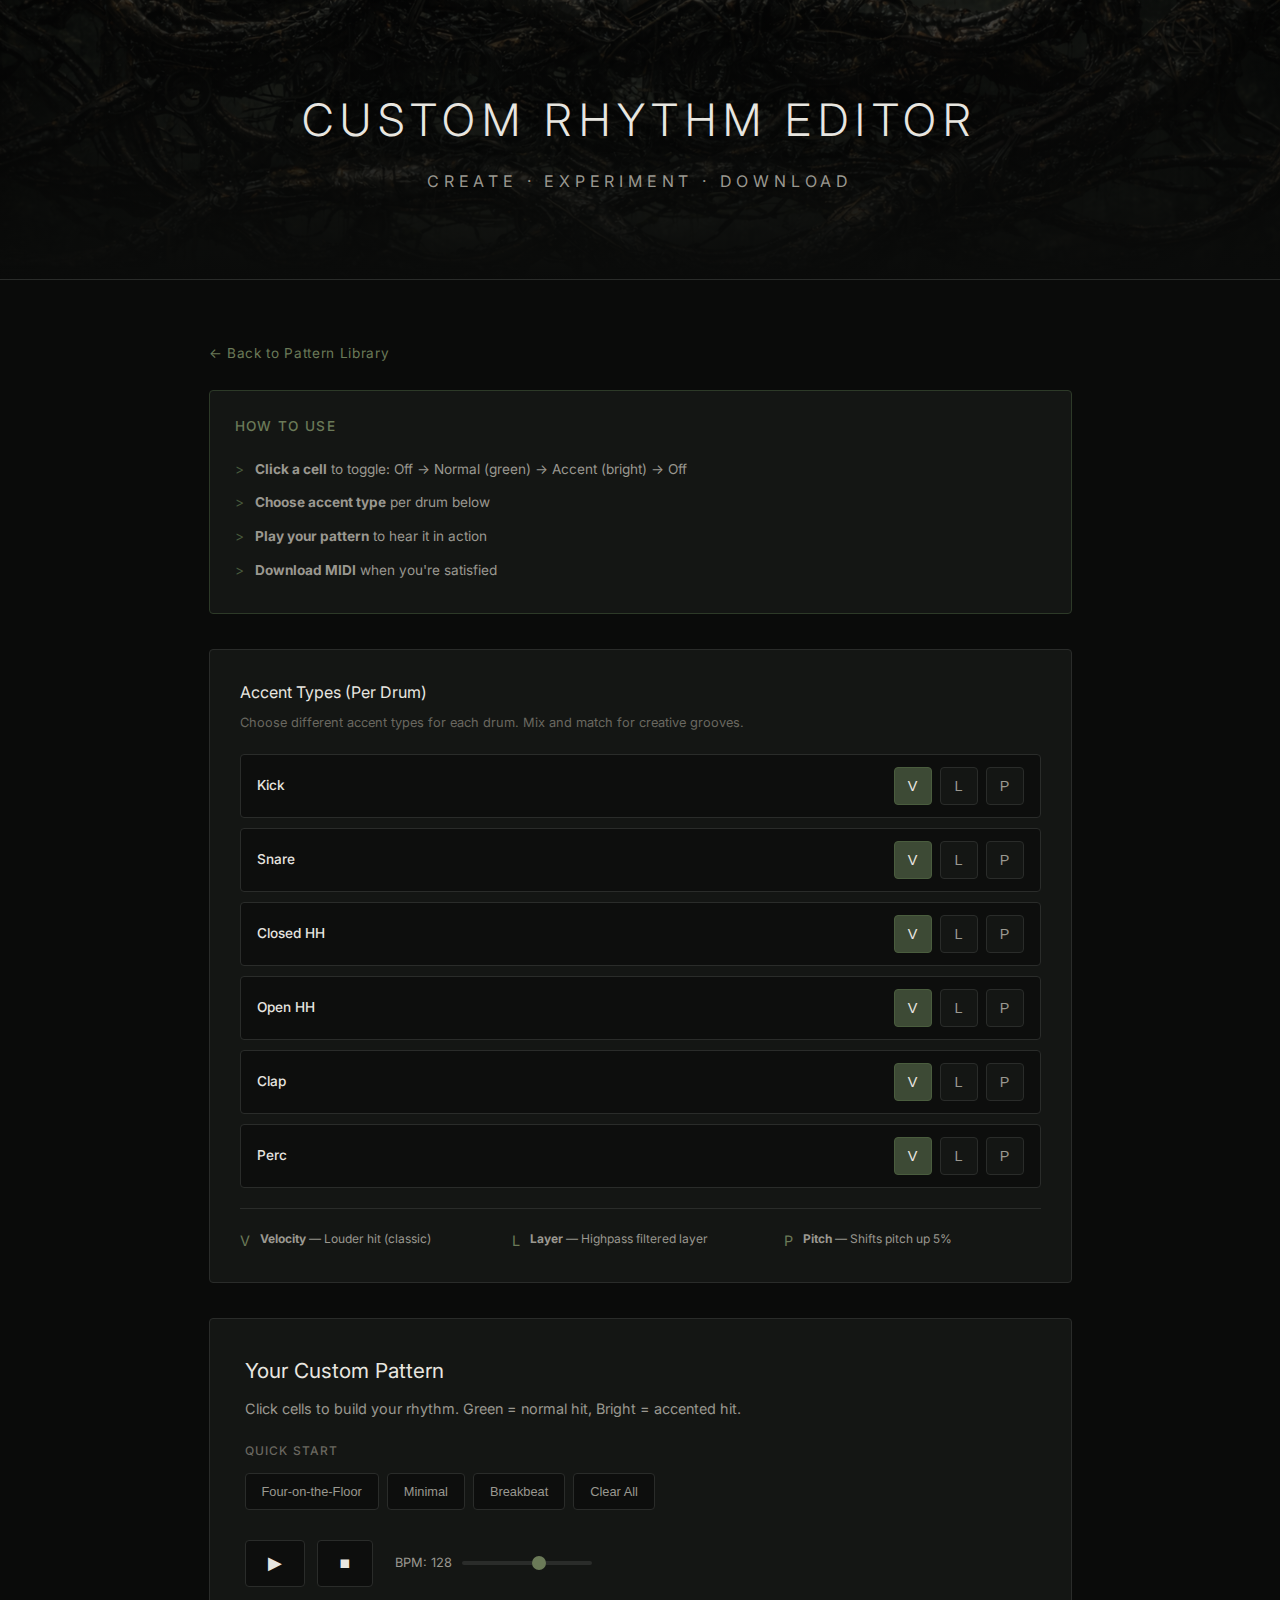
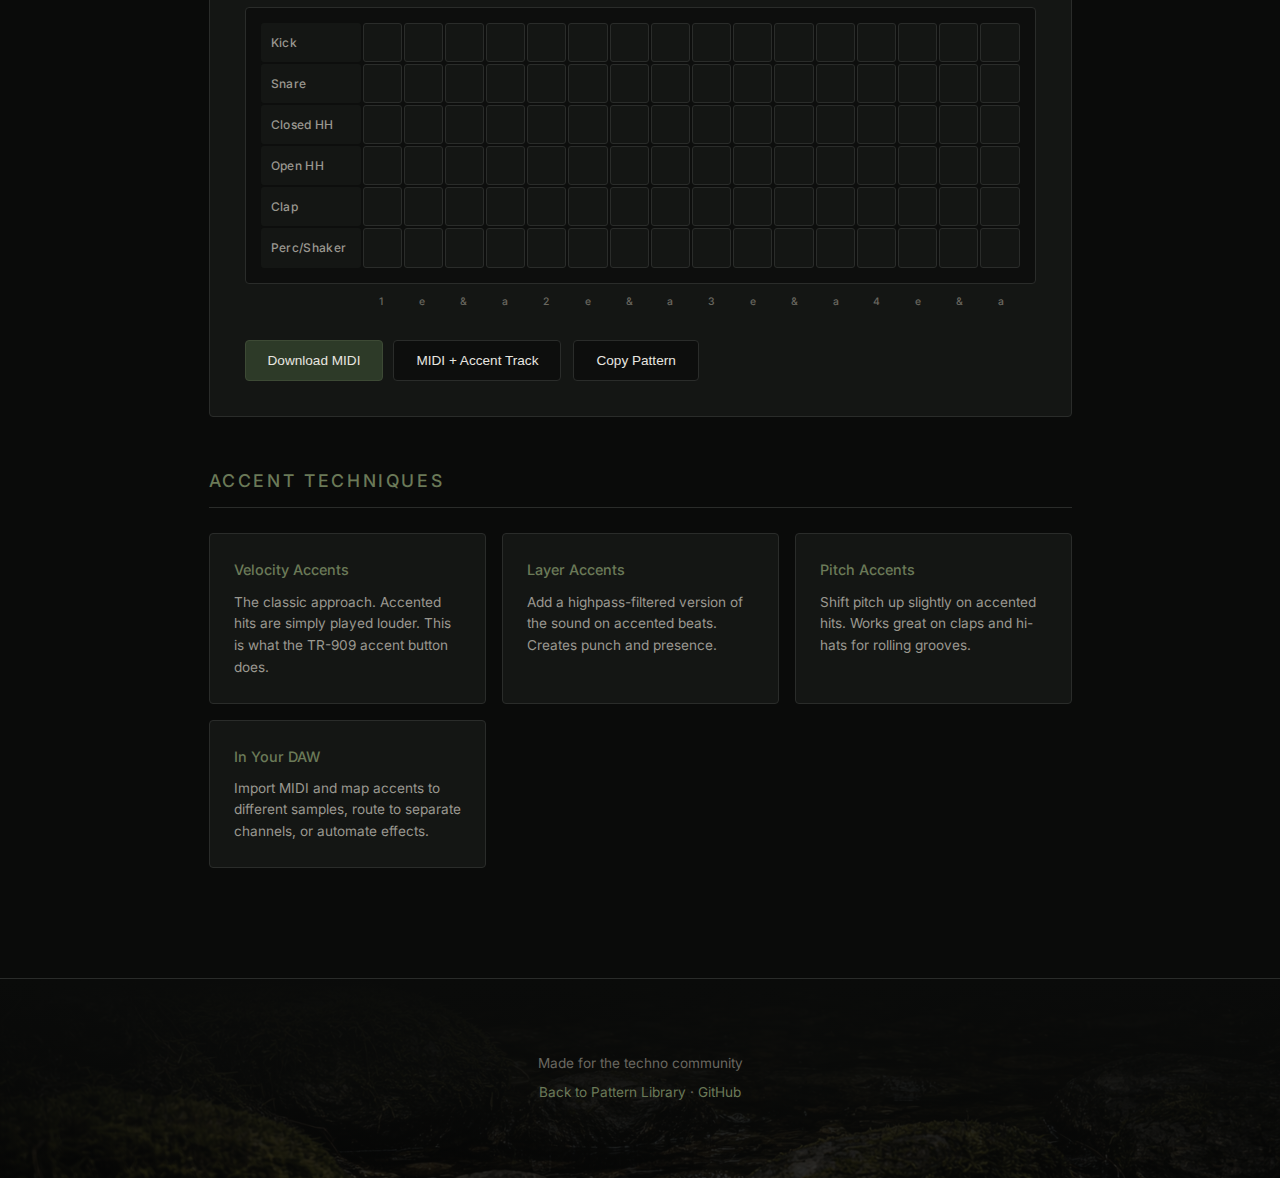
<file: custom-rhythm.html>
<!DOCTYPE html>
<html lang="en">
<head>
    <meta charset="UTF-8">
    <meta name="viewport" content="width=device-width, initial-scale=1.0">
    <title>Custom Rhythm Editor - Techno Rhythm Library</title>
    <meta name="description" content="Create and experiment with custom techno drum patterns. Interactive drum sequencer with accent control.">
    <link rel="preconnect" href="https://fonts.googleapis.com">
    <link rel="preconnect" href="https://fonts.gstatic.com" crossorigin>
    <link href="https://fonts.googleapis.com/css2?family=Inter:wght@300;400;500;600&display=swap" rel="stylesheet">
    <link rel="stylesheet" href="style.css">
    <style>
        /* Custom Editor Specific Styles */
        .editor-page .main-content {
            max-width: 1100px;
        }

        .back-link {
            display: inline-block;
            margin-bottom: 25px;
            color: var(--sage);
            text-decoration: none;
            font-size: 0.85rem;
            letter-spacing: 0.05em;
            transition: color 0.3s ease;
        }

        .back-link:hover {
            color: var(--text-primary);
        }

        .editor-header {
            margin-bottom: 40px;
        }

        .editor-header h1 {
            font-size: 1.8rem;
            font-weight: 300;
            letter-spacing: 0.1em;
            color: var(--text-primary);
            margin-bottom: 8px;
        }

        .editor-header p {
            color: var(--text-secondary);
            font-size: 0.9rem;
        }

        .editor-instructions {
            background: var(--bg-card);
            padding: 25px;
            border-radius: 4px;
            border: 1px solid var(--moss-dark);
            margin-bottom: 35px;
        }

        .editor-instructions h3 {
            color: var(--sage);
            font-size: 0.85rem;
            font-weight: 500;
            letter-spacing: 0.1em;
            text-transform: uppercase;
            margin-bottom: 15px;
        }

        .editor-instructions ul {
            list-style: none;
            padding: 0;
        }

        .editor-instructions li {
            padding: 6px 0;
            color: var(--text-secondary);
            font-size: 0.85rem;
            padding-left: 20px;
            position: relative;
        }

        .editor-instructions li::before {
            content: '>';
            position: absolute;
            left: 0;
            color: var(--moss-light);
        }

        .accent-controls {
            background: var(--bg-card);
            padding: 30px;
            border-radius: 4px;
            margin-bottom: 35px;
            border: 1px solid var(--border);
        }

        .accent-controls h3 {
            color: var(--text-primary);
            font-size: 1rem;
            font-weight: 400;
            margin-bottom: 8px;
        }

        .accent-controls > p {
            color: var(--text-muted);
            font-size: 0.8rem;
            margin-bottom: 20px;
        }

        .per-drum-accents {
            display: flex;
            flex-direction: column;
            gap: 10px;
        }

        .drum-accent-row {
            display: flex;
            align-items: center;
            justify-content: space-between;
            padding: 12px 16px;
            background: var(--bg-dark);
            border-radius: 4px;
            border: 1px solid var(--border);
        }

        .drum-accent-label {
            color: var(--text-primary);
            font-weight: 500;
            font-size: 0.85rem;
            min-width: 90px;
        }

        .accent-type-selector-small {
            display: flex;
            gap: 8px;
        }

        .accent-type-btn-small {
            width: 38px;
            height: 38px;
            display: flex;
            align-items: center;
            justify-content: center;
            background: var(--bg-card);
            border: 1px solid var(--border);
            border-radius: 4px;
            cursor: pointer;
            transition: all 0.2s ease;
            font-size: 0.9rem;
            color: var(--text-secondary);
        }

        .accent-type-btn-small:hover {
            border-color: var(--moss);
        }

        .accent-type-btn-small.active {
            background: var(--moss);
            border-color: var(--moss-light);
            color: var(--text-primary);
        }

        .accent-legend {
            margin-top: 20px;
            padding-top: 20px;
            border-top: 1px solid var(--border);
            display: grid;
            grid-template-columns: repeat(3, 1fr);
            gap: 15px;
        }

        @media (max-width: 600px) {
            .accent-legend {
                grid-template-columns: 1fr;
            }
        }

        .accent-legend-item {
            display: flex;
            align-items: flex-start;
            gap: 10px;
            font-size: 0.75rem;
            color: var(--text-secondary);
        }

        .accent-legend-item span:first-child {
            color: var(--sage);
            font-size: 0.9rem;
        }

        .preset-section {
            margin-bottom: 25px;
        }

        .preset-section h4 {
            color: var(--text-muted);
            font-size: 0.75rem;
            font-weight: 500;
            letter-spacing: 0.1em;
            text-transform: uppercase;
            margin-bottom: 12px;
        }

        .preset-patterns {
            display: flex;
            gap: 8px;
            flex-wrap: wrap;
        }

        .preset-btn {
            padding: 10px 16px;
            background: var(--bg-dark);
            border: 1px solid var(--border);
            color: var(--text-secondary);
            border-radius: 4px;
            cursor: pointer;
            font-size: 0.8rem;
            transition: all 0.3s ease;
        }

        .preset-btn:hover {
            border-color: var(--moss);
            color: var(--text-primary);
        }

        .drum-cell.editable {
            cursor: pointer;
        }

        .drum-cell.editable:hover {
            border-color: var(--moss-light);
            transform: scale(1.05);
        }
    </style>
</head>
<body class="editor-page">
    <div class="site-wrapper">

        <!-- HEADER -->
        <header class="site-header">
            <div class="header-bg"></div>
            <div class="header-overlay"></div>
            <div class="header-content">
                <h1 class="site-title">Custom Rhythm Editor</h1>
                <p class="site-subtitle">Create &middot; Experiment &middot; Download</p>
            </div>
        </header>

        <!-- MAIN LAYOUT -->
        <div class="main-layout" style="grid-template-columns: 1fr;">

            <!-- MAIN CONTENT -->
            <main class="main-content" style="max-width: 1100px; margin: 0 auto;">

                <a href="index.html" class="back-link">&larr; Back to Pattern Library</a>

                <!-- Instructions -->
                <div class="editor-instructions">
                    <h3>How to Use</h3>
                    <ul>
                        <li><strong>Click a cell</strong> to toggle: Off &rarr; Normal (green) &rarr; Accent (bright) &rarr; Off</li>
                        <li><strong>Choose accent type</strong> per drum below</li>
                        <li><strong>Play your pattern</strong> to hear it in action</li>
                        <li><strong>Download MIDI</strong> when you're satisfied</li>
                    </ul>
                </div>

                <!-- Accent Type Selector -->
                <div class="accent-controls">
                    <h3>Accent Types (Per Drum)</h3>
                    <p>Choose different accent types for each drum. Mix and match for creative grooves.</p>

                    <div class="per-drum-accents">
                        <div class="drum-accent-row">
                            <span class="drum-accent-label">Kick</span>
                            <div class="accent-type-selector-small">
                                <button class="accent-type-btn-small active" data-drum="0" data-type="velocity" title="Velocity">V</button>
                                <button class="accent-type-btn-small" data-drum="0" data-type="layer" title="Layer">L</button>
                                <button class="accent-type-btn-small" data-drum="0" data-type="pitch" title="Pitch">P</button>
                            </div>
                        </div>

                        <div class="drum-accent-row">
                            <span class="drum-accent-label">Snare</span>
                            <div class="accent-type-selector-small">
                                <button class="accent-type-btn-small active" data-drum="1" data-type="velocity" title="Velocity">V</button>
                                <button class="accent-type-btn-small" data-drum="1" data-type="layer" title="Layer">L</button>
                                <button class="accent-type-btn-small" data-drum="1" data-type="pitch" title="Pitch">P</button>
                            </div>
                        </div>

                        <div class="drum-accent-row">
                            <span class="drum-accent-label">Closed HH</span>
                            <div class="accent-type-selector-small">
                                <button class="accent-type-btn-small active" data-drum="2" data-type="velocity" title="Velocity">V</button>
                                <button class="accent-type-btn-small" data-drum="2" data-type="layer" title="Layer">L</button>
                                <button class="accent-type-btn-small" data-drum="2" data-type="pitch" title="Pitch">P</button>
                            </div>
                        </div>

                        <div class="drum-accent-row">
                            <span class="drum-accent-label">Open HH</span>
                            <div class="accent-type-selector-small">
                                <button class="accent-type-btn-small active" data-drum="3" data-type="velocity" title="Velocity">V</button>
                                <button class="accent-type-btn-small" data-drum="3" data-type="layer" title="Layer">L</button>
                                <button class="accent-type-btn-small" data-drum="3" data-type="pitch" title="Pitch">P</button>
                            </div>
                        </div>

                        <div class="drum-accent-row">
                            <span class="drum-accent-label">Clap</span>
                            <div class="accent-type-selector-small">
                                <button class="accent-type-btn-small active" data-drum="4" data-type="velocity" title="Velocity">V</button>
                                <button class="accent-type-btn-small" data-drum="4" data-type="layer" title="Layer">L</button>
                                <button class="accent-type-btn-small" data-drum="4" data-type="pitch" title="Pitch">P</button>
                            </div>
                        </div>

                        <div class="drum-accent-row">
                            <span class="drum-accent-label">Perc</span>
                            <div class="accent-type-selector-small">
                                <button class="accent-type-btn-small active" data-drum="5" data-type="velocity" title="Velocity">V</button>
                                <button class="accent-type-btn-small" data-drum="5" data-type="layer" title="Layer">L</button>
                                <button class="accent-type-btn-small" data-drum="5" data-type="pitch" title="Pitch">P</button>
                            </div>
                        </div>
                    </div>

                    <div class="accent-legend">
                        <div class="accent-legend-item">
                            <span>V</span>
                            <span><strong>Velocity</strong> &mdash; Louder hit (classic)</span>
                        </div>
                        <div class="accent-legend-item">
                            <span>L</span>
                            <span><strong>Layer</strong> &mdash; Highpass filtered layer</span>
                        </div>
                        <div class="accent-legend-item">
                            <span>P</span>
                            <span><strong>Pitch</strong> &mdash; Shifts pitch up 5%</span>
                        </div>
                    </div>
                </div>

                <!-- Pattern Editor -->
                <section class="pattern-display">
                    <div class="pattern-info">
                        <h3>Your Custom Pattern</h3>
                        <p class="pattern-description">
                            Click cells to build your rhythm. Green = normal hit, Bright = accented hit.
                        </p>
                    </div>

                    <!-- Quick Presets -->
                    <div class="preset-section">
                        <h4>Quick Start</h4>
                        <div class="preset-patterns">
                            <button class="preset-btn" data-preset="fourOnFloor">Four-on-the-Floor</button>
                            <button class="preset-btn" data-preset="minimal">Minimal</button>
                            <button class="preset-btn" data-preset="breakbeat">Breakbeat</button>
                            <button class="preset-btn" data-preset="clear">Clear All</button>
                        </div>
                    </div>

                    <!-- Drum Grid -->
                    <div class="grid-container">
                        <div class="grid-header">
                            <div class="transport-controls">
                                <button id="playBtn" class="control-btn play-btn">
                                    <span class="play-icon">&#9654;</span>
                                    <span class="pause-icon" style="display:none;">&#10074;&#10074;</span>
                                </button>
                                <button id="stopBtn" class="control-btn">&#9632;</button>
                                <div class="bpm-control">
                                    <label for="bpmSlider">BPM: <span id="bpmValue">128</span></label>
                                    <input type="range" id="bpmSlider" min="80" max="160" value="128" step="1">
                                </div>
                            </div>
                        </div>

                        <div class="drum-grid" id="customDrumGrid">
                            <!-- Grid generated dynamically -->
                        </div>

                        <div class="beat-labels">
                            <div class="beat-label"></div>
                            <div class="beat-label">1</div>
                            <div class="beat-label">e</div>
                            <div class="beat-label">&amp;</div>
                            <div class="beat-label">a</div>
                            <div class="beat-label">2</div>
                            <div class="beat-label">e</div>
                            <div class="beat-label">&amp;</div>
                            <div class="beat-label">a</div>
                            <div class="beat-label">3</div>
                            <div class="beat-label">e</div>
                            <div class="beat-label">&amp;</div>
                            <div class="beat-label">a</div>
                            <div class="beat-label">4</div>
                            <div class="beat-label">e</div>
                            <div class="beat-label">&amp;</div>
                            <div class="beat-label">a</div>
                        </div>
                    </div>

                    <!-- Action Buttons -->
                    <div class="action-buttons">
                        <div class="download-group">
                            <button id="downloadMidiBtn" class="action-btn primary">
                                Download MIDI
                            </button>
                            <button id="downloadMidiAccentsBtn" class="action-btn">
                                MIDI + Accent Track
                            </button>
                        </div>
                        <button id="copyPatternBtn" class="action-btn">
                            Copy Pattern
                        </button>
                    </div>
                </section>

                <!-- Educational Section -->
                <section class="education-section">
                    <h2 class="section-title">Accent Techniques</h2>
                    <div class="info-cards">
                        <div class="info-card">
                            <h4>Velocity Accents</h4>
                            <p>The classic approach. Accented hits are simply played louder. This is what the TR-909 accent button does.</p>
                        </div>
                        <div class="info-card">
                            <h4>Layer Accents</h4>
                            <p>Add a highpass-filtered version of the sound on accented beats. Creates punch and presence.</p>
                        </div>
                        <div class="info-card">
                            <h4>Pitch Accents</h4>
                            <p>Shift pitch up slightly on accented hits. Works great on claps and hi-hats for rolling grooves.</p>
                        </div>
                        <div class="info-card">
                            <h4>In Your DAW</h4>
                            <p>Import MIDI and map accents to different samples, route to separate channels, or automate effects.</p>
                        </div>
                    </div>
                </section>

            </main>

        </div>

        <!-- FOOTER -->
        <footer class="site-footer">
            <div class="footer-bg"></div>
            <div class="footer-overlay"></div>
            <div class="footer-content">
                <p>Made for the techno community</p>
                <p><a href="index.html">Back to Pattern Library</a> &middot; <a href="https://github.com/BenjaminSchaar/techno-rhythm-tool" target="_blank">GitHub</a></p>
            </div>
        </footer>

    </div>

    <!-- Scripts -->
    <script src="patterns.js"></script>
    <script src="midi-generator.js"></script>
    <script src="audio-engine.js"></script>
    <script src="custom-editor.js"></script>
</body>
</html>
</file>
<file: style.css>
/* ============================================
   TECHNO RHYTHM LIBRARY - Organic Dark Theme
   Inspired by: moss, stone, vines, forest depth
   ============================================ */

/* Reset & Base */
* {
    margin: 0;
    padding: 0;
    box-sizing: border-box;
}

:root {
    /* Core Colors - Organic Dark */
    --bg-deep: #0a0b0a;
    --bg-dark: #0d0e0d;
    --bg-card: #141614;
    --bg-elevated: #1a1c1a;

    /* Moss & Forest Greens */
    --moss-dark: #2d3a28;
    --moss: #3d4a35;
    --moss-light: #4a5d3e;
    --fern: #5a6b4a;
    --sage: #6b7a58;

    /* Stone & Metal */
    --stone-dark: #2a2a28;
    --stone: #3a3a38;
    --stone-light: #4a4a48;
    --metal: #5a5a58;

    /* Text */
    --text-primary: #e8e6e0;
    --text-secondary: #9a9890;
    --text-muted: #6a6860;

    /* Accents */
    --accent: #7a8a62;
    --accent-glow: rgba(122, 138, 98, 0.3);
    --highlight: #8a9a70;

    /* Borders */
    --border: #2a2c2a;
    --border-light: #3a3c3a;

    /* Shadows */
    --shadow: rgba(0, 0, 0, 0.4);
    --shadow-lg: rgba(0, 0, 0, 0.6);
}

body {
    font-family: 'Inter', -apple-system, BlinkMacSystemFont, 'Segoe UI', sans-serif;
    background: var(--bg-deep);
    color: var(--text-primary);
    line-height: 1.6;
    overflow-x: hidden;
}

/* ============================================
   LAYOUT STRUCTURE
   ============================================ */

.site-wrapper {
    display: flex;
    flex-direction: column;
    min-height: 100vh;
}

/* HEADER */
.site-header {
    position: relative;
    height: 280px;
    overflow: hidden;
    border-bottom: 1px solid var(--border);
}

.header-bg {
    position: absolute;
    inset: 0;
    background-image: url('media/top.png');
    background-size: cover;
    background-position: center;
    filter: brightness(0.4) saturate(0.8);
}

.header-overlay {
    position: absolute;
    inset: 0;
    background: linear-gradient(
        to bottom,
        rgba(10, 11, 10, 0.3) 0%,
        rgba(10, 11, 10, 0.7) 70%,
        var(--bg-deep) 100%
    );
}

.header-content {
    position: relative;
    z-index: 1;
    height: 100%;
    display: flex;
    flex-direction: column;
    justify-content: center;
    align-items: center;
    text-align: center;
    padding: 40px 20px;
}

.site-title {
    font-size: 2.8rem;
    font-weight: 300;
    letter-spacing: 0.15em;
    text-transform: uppercase;
    color: var(--text-primary);
    margin-bottom: 12px;
    text-shadow: 0 2px 20px var(--shadow);
}

.site-subtitle {
    font-size: 1rem;
    font-weight: 400;
    letter-spacing: 0.3em;
    text-transform: uppercase;
    color: var(--text-secondary);
}

/* MAIN LAYOUT - Content + Sidebar */
.main-layout {
    display: grid;
    grid-template-columns: 1fr 300px;
    gap: 0;
    flex: 1;
}

@media (max-width: 1100px) {
    .main-layout {
        grid-template-columns: 1fr;
    }
}

/* MAIN CONTENT */
.main-content {
    padding: 60px 50px;
    max-width: 1000px;
}

@media (max-width: 768px) {
    .main-content {
        padding: 40px 20px;
    }
}

/* SIDEBAR */
.sidebar {
    position: relative;
    border-left: 1px solid var(--border);
    overflow: hidden;
}

.sidebar-bg {
    position: absolute;
    inset: 0;
    background-image: url('media/side_mid.png');
    background-size: cover;
    background-position: center;
    filter: brightness(0.35) saturate(0.7);
}

.sidebar-overlay {
    position: absolute;
    inset: 0;
    background: linear-gradient(
        to right,
        var(--bg-deep) 0%,
        rgba(10, 11, 10, 0.85) 30%,
        rgba(10, 11, 10, 0.7) 100%
    );
}

.sidebar-content {
    position: relative;
    z-index: 1;
    padding: 40px 30px;
}

@media (max-width: 1100px) {
    .sidebar {
        border-left: none;
        border-top: 1px solid var(--border);
    }

    .sidebar-overlay {
        background: linear-gradient(
            to bottom,
            var(--bg-deep) 0%,
            rgba(10, 11, 10, 0.85) 30%,
            rgba(10, 11, 10, 0.7) 100%
        );
    }
}

/* FOOTER */
.site-footer {
    position: relative;
    height: 200px;
    overflow: hidden;
    border-top: 1px solid var(--border);
}

.footer-bg {
    position: absolute;
    inset: 0;
    background-image: url('media/bottom.png');
    background-size: cover;
    background-position: center;
    filter: brightness(0.35) saturate(0.7);
}

.footer-overlay {
    position: absolute;
    inset: 0;
    background: linear-gradient(
        to top,
        rgba(10, 11, 10, 0.5) 0%,
        rgba(10, 11, 10, 0.8) 50%,
        var(--bg-deep) 100%
    );
}

.footer-content {
    position: relative;
    z-index: 1;
    height: 100%;
    display: flex;
    flex-direction: column;
    justify-content: center;
    align-items: center;
    text-align: center;
    padding: 30px 20px;
}

.footer-content p {
    color: var(--text-muted);
    font-size: 0.85rem;
    margin: 4px 0;
}

.footer-content a {
    color: var(--sage);
    text-decoration: none;
    transition: color 0.3s ease;
}

.footer-content a:hover {
    color: var(--text-primary);
}

/* ============================================
   SECTIONS & COMPONENTS
   ============================================ */

/* Section Styling */
.section {
    margin-bottom: 60px;
}

.section-title {
    font-size: 1.1rem;
    font-weight: 500;
    letter-spacing: 0.15em;
    text-transform: uppercase;
    color: var(--sage);
    margin-bottom: 25px;
    padding-bottom: 12px;
    border-bottom: 1px solid var(--border);
}

/* Premium Showcase */
.premium-showcase {
    background: var(--bg-card);
    border: 1px solid var(--border);
    border-radius: 4px;
    padding: 40px;
    margin-bottom: 50px;
}

.showcase-header {
    margin-bottom: 30px;
}

.showcase-header h2 {
    font-size: 1.4rem;
    font-weight: 400;
    color: var(--text-primary);
    margin-bottom: 8px;
}

.showcase-header p {
    color: var(--text-secondary);
    font-size: 0.95rem;
}

.showcase-grid {
    display: grid;
    grid-template-columns: 1fr 1fr;
    gap: 40px;
}

@media (max-width: 800px) {
    .showcase-grid {
        grid-template-columns: 1fr;
    }
}

.feature-list {
    display: flex;
    flex-direction: column;
    gap: 16px;
}

.feature-item {
    display: flex;
    align-items: flex-start;
    gap: 14px;
    padding: 16px;
    background: var(--bg-dark);
    border: 1px solid var(--border);
    border-radius: 4px;
}

.feature-icon {
    width: 36px;
    height: 36px;
    display: flex;
    align-items: center;
    justify-content: center;
    background: var(--moss-dark);
    border-radius: 4px;
    color: var(--sage);
    font-size: 1rem;
    flex-shrink: 0;
}

.feature-text strong {
    display: block;
    color: var(--text-primary);
    font-size: 0.9rem;
    margin-bottom: 4px;
}

.feature-text p {
    color: var(--text-muted);
    font-size: 0.8rem;
    margin: 0;
    line-height: 1.5;
}

/* Audio Player */
.audio-section {
    background: var(--bg-dark);
    border: 1px solid var(--border);
    border-radius: 4px;
    padding: 30px;
}

.audio-section h3 {
    font-size: 0.85rem;
    font-weight: 500;
    letter-spacing: 0.1em;
    text-transform: uppercase;
    color: var(--text-secondary);
    margin-bottom: 20px;
}

.audio-player-container {
    margin-bottom: 25px;
}

.waveform-placeholder {
    background: var(--bg-deep);
    border: 1px solid var(--border);
    border-radius: 4px;
    margin-bottom: 15px;
    min-height: 80px;
    display: flex;
    align-items: center;
    justify-content: center;
    overflow: hidden;
}

.waveform-img {
    width: 100%;
    height: auto;
    opacity: 0.7;
}

.audio-player {
    width: 100%;
    height: 36px;
    border-radius: 4px;
    background: var(--bg-card);
}

/* Buy Button */
.buy-btn {
    display: flex;
    align-items: center;
    justify-content: center;
    gap: 14px;
    width: 100%;
    padding: 18px 24px;
    background: var(--moss-dark);
    border: 1px solid var(--moss);
    border-radius: 4px;
    color: var(--text-primary);
    text-decoration: none;
    transition: all 0.3s ease;
}

.buy-btn:hover {
    background: var(--moss);
    border-color: var(--moss-light);
}

.buy-icon {
    font-size: 1.4rem;
}

.buy-text {
    display: flex;
    flex-direction: column;
    align-items: flex-start;
    gap: 2px;
}

.buy-text strong {
    font-size: 0.95rem;
    font-weight: 500;
}

.buy-text small {
    font-size: 0.75rem;
    color: var(--text-secondary);
}

.buy-note {
    text-align: center;
    margin-top: 14px;
    font-size: 0.75rem;
    color: var(--text-muted);
}

.showcase-divider {
    margin-top: 35px;
    padding-top: 25px;
    border-top: 1px solid var(--border);
    text-align: center;
}

.showcase-divider p {
    color: var(--text-muted);
    font-size: 0.85rem;
}

/* Custom Editor CTA */
.editor-cta {
    background: var(--bg-card);
    border: 1px solid var(--moss-dark);
    border-radius: 4px;
    padding: 35px;
    margin-bottom: 50px;
}

.cta-grid {
    display: grid;
    grid-template-columns: 1fr auto;
    gap: 30px;
    align-items: center;
}

@media (max-width: 700px) {
    .cta-grid {
        grid-template-columns: 1fr;
    }
}

.cta-text h2 {
    font-size: 1.2rem;
    font-weight: 400;
    color: var(--text-primary);
    margin-bottom: 10px;
}

.cta-text p {
    color: var(--text-secondary);
    font-size: 0.9rem;
    margin-bottom: 16px;
}

.cta-features {
    list-style: none;
    display: flex;
    flex-wrap: wrap;
    gap: 8px;
}

.cta-features li {
    padding: 6px 12px;
    background: var(--bg-dark);
    border: 1px solid var(--border);
    border-radius: 3px;
    font-size: 0.75rem;
    color: var(--text-secondary);
}

.cta-btn {
    display: flex;
    align-items: center;
    gap: 12px;
    padding: 16px 28px;
    background: var(--moss);
    border: 1px solid var(--moss-light);
    border-radius: 4px;
    color: var(--text-primary);
    text-decoration: none;
    transition: all 0.3s ease;
    white-space: nowrap;
}

.cta-btn:hover {
    background: var(--moss-light);
    border-color: var(--fern);
}

.cta-btn-icon {
    font-size: 1.3rem;
}

.cta-btn-text {
    display: flex;
    flex-direction: column;
    gap: 2px;
}

.cta-btn-text strong {
    font-size: 0.9rem;
}

.cta-btn-text small {
    font-size: 0.7rem;
    color: var(--text-secondary);
}

/* Pattern Selector */
.pattern-selector {
    margin-bottom: 50px;
}

.pattern-categories {
    display: flex;
    gap: 8px;
    margin-bottom: 20px;
    flex-wrap: wrap;
}

.category-btn {
    padding: 10px 18px;
    background: var(--bg-card);
    border: 1px solid var(--border);
    color: var(--text-secondary);
    border-radius: 3px;
    cursor: pointer;
    transition: all 0.3s ease;
    font-size: 0.8rem;
    font-weight: 500;
    letter-spacing: 0.05em;
}

.category-btn:hover {
    border-color: var(--moss);
    color: var(--text-primary);
}

.category-btn.active {
    background: var(--moss-dark);
    color: var(--text-primary);
    border-color: var(--moss);
}

.pattern-list {
    display: grid;
    grid-template-columns: repeat(auto-fill, minmax(220px, 1fr));
    gap: 12px;
}

.pattern-card {
    background: var(--bg-card);
    padding: 18px;
    border-radius: 4px;
    border: 1px solid var(--border);
    cursor: pointer;
    transition: all 0.3s ease;
}

.pattern-card:hover {
    border-color: var(--moss);
}

.pattern-card.selected {
    border-color: var(--moss-light);
    background: var(--bg-elevated);
}

.pattern-card h4 {
    color: var(--text-primary);
    font-size: 0.9rem;
    font-weight: 500;
    margin-bottom: 6px;
}

.pattern-card .category-tag {
    display: inline-block;
    padding: 4px 8px;
    background: var(--bg-dark);
    border-radius: 3px;
    font-size: 0.65rem;
    color: var(--sage);
    text-transform: uppercase;
    letter-spacing: 0.05em;
}

/* Pattern Display */
.pattern-display {
    background: var(--bg-card);
    padding: 35px;
    border-radius: 4px;
    margin-bottom: 50px;
    border: 1px solid var(--border);
}

.pattern-info h3 {
    font-size: 1.3rem;
    font-weight: 400;
    margin-bottom: 10px;
    color: var(--text-primary);
}

.pattern-description {
    color: var(--text-secondary);
    margin-bottom: 20px;
    line-height: 1.7;
    font-size: 0.9rem;
}

.pattern-meta {
    display: flex;
    gap: 12px;
    margin-bottom: 30px;
    flex-wrap: wrap;
}

.meta-item {
    background: var(--bg-dark);
    padding: 8px 14px;
    border-radius: 3px;
    font-size: 0.75rem;
    color: var(--text-secondary);
    border: 1px solid var(--border);
}

/* Transport Controls */
.grid-container {
    margin: 30px 0;
}

.grid-header {
    margin-bottom: 20px;
}

.transport-controls {
    display: flex;
    align-items: center;
    gap: 12px;
    flex-wrap: wrap;
}

.control-btn {
    padding: 12px 22px;
    font-size: 1.1rem;
    background: var(--bg-dark);
    border: 1px solid var(--border);
    color: var(--text-primary);
    border-radius: 4px;
    cursor: pointer;
    transition: all 0.3s ease;
    min-width: 56px;
}

.control-btn:hover {
    border-color: var(--moss);
    background: var(--bg-elevated);
}

.play-btn.playing {
    background: var(--moss);
    border-color: var(--moss-light);
}

.bpm-control {
    display: flex;
    align-items: center;
    gap: 10px;
    margin-left: 10px;
}

.bpm-control label {
    color: var(--text-secondary);
    font-size: 0.8rem;
}

#bpmSlider {
    width: 130px;
    height: 4px;
    background: var(--border);
    border-radius: 2px;
    outline: none;
    -webkit-appearance: none;
}

#bpmSlider::-webkit-slider-thumb {
    -webkit-appearance: none;
    width: 14px;
    height: 14px;
    background: var(--sage);
    border-radius: 50%;
    cursor: pointer;
}

#bpmSlider::-moz-range-thumb {
    width: 14px;
    height: 14px;
    background: var(--sage);
    border-radius: 50%;
    cursor: pointer;
    border: none;
}

/* Drum Grid */
.drum-grid {
    display: grid;
    grid-template-columns: 100px repeat(16, 1fr);
    gap: 2px;
    background: var(--bg-dark);
    padding: 15px;
    border-radius: 4px;
    margin-bottom: 10px;
    border: 1px solid var(--border);
}

.drum-row {
    display: contents;
}

.drum-label {
    grid-column: 1;
    padding: 10px;
    background: var(--bg-card);
    border-radius: 3px;
    font-weight: 500;
    display: flex;
    align-items: center;
    color: var(--text-secondary);
    font-size: 0.75rem;
    letter-spacing: 0.03em;
}

.drum-cell {
    aspect-ratio: 1;
    background: var(--bg-card);
    border: 1px solid var(--border);
    border-radius: 3px;
    cursor: pointer;
    transition: all 0.15s ease;
}

.drum-cell.active {
    background: var(--moss);
    border-color: var(--moss-light);
}

.drum-cell.accent {
    background: var(--sage);
    border-color: var(--highlight);
    box-shadow: 0 0 8px var(--accent-glow);
}

.drum-cell.playing {
    transform: scale(1.08);
    box-shadow: 0 0 12px var(--accent-glow);
}

.drum-cell.current-beat {
    border-color: var(--fern);
    border-width: 2px;
}

.beat-labels {
    display: grid;
    grid-template-columns: 100px repeat(16, 1fr);
    gap: 2px;
    margin-top: 5px;
    padding: 0 15px;
}

.beat-label {
    text-align: center;
    color: var(--text-muted);
    font-size: 0.65rem;
    font-weight: 500;
}

/* Action Buttons */
.action-buttons {
    display: flex;
    gap: 12px;
    margin-top: 30px;
    flex-wrap: wrap;
}

.download-group {
    display: flex;
    gap: 10px;
    flex-wrap: wrap;
}

.action-btn {
    padding: 12px 22px;
    font-size: 0.85rem;
    font-weight: 500;
    border: 1px solid var(--border);
    border-radius: 4px;
    cursor: pointer;
    transition: all 0.3s ease;
    background: var(--bg-dark);
    color: var(--text-primary);
    text-decoration: none;
    display: inline-flex;
    align-items: center;
    gap: 8px;
}

.action-btn:hover {
    border-color: var(--moss);
    background: var(--bg-elevated);
}

.action-btn.primary {
    background: var(--moss-dark);
    border-color: var(--moss);
}

.action-btn.primary:hover {
    background: var(--moss);
}

.action-btn.accent-link {
    background: var(--moss);
    border-color: var(--moss-light);
}

.action-btn.accent-link:hover {
    background: var(--moss-light);
}

/* Education Section */
.education-section {
    margin-bottom: 50px;
}

.info-cards {
    display: grid;
    grid-template-columns: repeat(auto-fit, minmax(240px, 1fr));
    gap: 16px;
}

.info-card {
    background: var(--bg-card);
    padding: 24px;
    border-radius: 4px;
    border: 1px solid var(--border);
}

.info-card h4 {
    color: var(--sage);
    margin-bottom: 10px;
    font-size: 0.9rem;
    font-weight: 500;
}

.info-card p {
    color: var(--text-secondary);
    line-height: 1.6;
    font-size: 0.85rem;
}

/* Support Section */
.support-section {
    margin-bottom: 50px;
}

.support-box {
    background: var(--bg-card);
    padding: 35px;
    border-radius: 4px;
    border: 1px solid var(--border);
    text-align: center;
}

.support-box h3 {
    color: var(--text-primary);
    margin-bottom: 12px;
    font-size: 1.1rem;
    font-weight: 400;
}

.support-box > p {
    color: var(--text-secondary);
    margin-bottom: 20px;
    font-size: 0.9rem;
}

.support-buttons {
    display: flex;
    gap: 12px;
    justify-content: center;
    margin: 20px 0;
}

.support-btn {
    padding: 12px 28px;
    border-radius: 4px;
    text-decoration: none;
    font-weight: 500;
    font-size: 0.85rem;
    transition: all 0.3s ease;
}

.support-btn.paypal {
    background: var(--moss-dark);
    color: var(--text-primary);
    border: 1px solid var(--moss);
}

.support-btn.paypal:hover {
    background: var(--moss);
}

.support-note {
    font-size: 0.75rem;
    color: var(--text-muted);
    margin-top: 12px;
}

/* Ad Container */
.ad-container {
    margin: 40px 0;
}

.ad-placeholder {
    background: var(--bg-card);
    border: 1px dashed var(--border);
    border-radius: 4px;
    min-height: 150px;
    display: flex;
    align-items: center;
    justify-content: center;
    color: var(--text-muted);
    font-size: 0.8rem;
}

/* ============================================
   SIDEBAR COMPONENTS
   ============================================ */

.sidebar-section {
    margin-bottom: 35px;
}

.sidebar-title {
    font-size: 0.7rem;
    font-weight: 600;
    letter-spacing: 0.15em;
    text-transform: uppercase;
    color: var(--text-muted);
    margin-bottom: 16px;
    padding-bottom: 10px;
    border-bottom: 1px solid var(--border);
}

.sidebar-link {
    display: block;
    padding: 12px 16px;
    background: rgba(20, 22, 20, 0.8);
    border: 1px solid var(--border);
    border-radius: 4px;
    color: var(--text-primary);
    text-decoration: none;
    font-size: 0.85rem;
    margin-bottom: 10px;
    transition: all 0.3s ease;
}

.sidebar-link:hover {
    background: var(--bg-elevated);
    border-color: var(--moss);
}

.sidebar-link small {
    display: block;
    color: var(--text-muted);
    font-size: 0.7rem;
    margin-top: 4px;
}

.quick-stats {
    display: flex;
    flex-direction: column;
    gap: 10px;
}

.stat-item {
    display: flex;
    justify-content: space-between;
    padding: 10px 14px;
    background: rgba(20, 22, 20, 0.8);
    border: 1px solid var(--border);
    border-radius: 4px;
    font-size: 0.8rem;
}

.stat-item span:first-child {
    color: var(--text-secondary);
}

.stat-item span:last-child {
    color: var(--sage);
    font-weight: 500;
}

/* ============================================
   RESPONSIVE
   ============================================ */

@media (max-width: 768px) {
    .site-title {
        font-size: 1.8rem;
        letter-spacing: 0.1em;
    }

    .site-subtitle {
        font-size: 0.8rem;
    }

    .drum-grid {
        grid-template-columns: 70px repeat(16, 1fr);
        padding: 10px;
    }

    .beat-labels {
        grid-template-columns: 70px repeat(16, 1fr);
        padding: 0 10px;
    }

    .pattern-list {
        grid-template-columns: 1fr;
    }

    .action-buttons {
        flex-direction: column;
    }

    .action-btn {
        width: 100%;
        justify-content: center;
    }

    .premium-showcase,
    .editor-cta,
    .pattern-display {
        padding: 25px 20px;
    }
}

/* ============================================
   UTILITIES
   ============================================ */

.text-muted {
    color: var(--text-muted);
}

.text-secondary {
    color: var(--text-secondary);
}

.mb-0 { margin-bottom: 0; }
.mb-1 { margin-bottom: 10px; }
.mb-2 { margin-bottom: 20px; }
.mb-3 { margin-bottom: 30px; }
</file>
